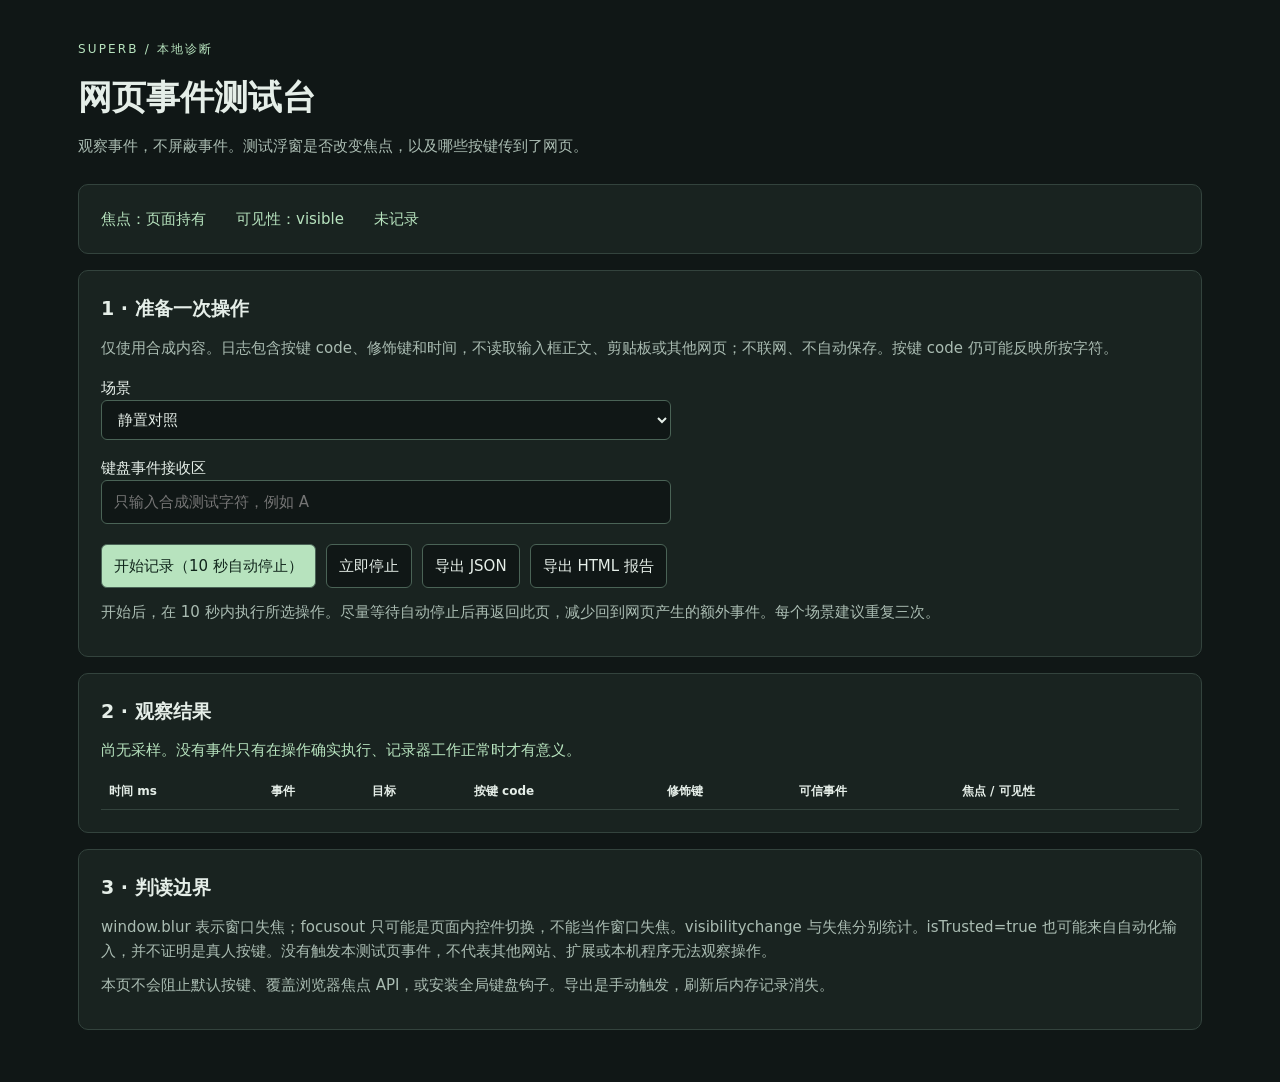
<file: tools/event-probe/index.html>
<!doctype html>
<html lang="zh-CN"><head><meta charset="utf-8"><meta name="viewport" content="width=device-width,initial-scale=1">
<meta http-equiv="Content-Security-Policy" content="default-src 'none'; script-src 'self'; style-src 'self'; connect-src 'none'; img-src 'none'; object-src 'none'; base-uri 'none'; form-action 'none'">
<title>Superb Event Probe</title><link rel="stylesheet" href="style.css"><script defer src="probe.js"></script></head>
<body><main><header><span class="eyebrow">SUPERB / 本地诊断</span><h1>网页事件测试台</h1><p>观察事件，不屏蔽事件。测试浮窗是否改变焦点，以及哪些按键传到了网页。</p></header>
<section class="status"><span id="focus">焦点：—</span><span id="visibility">可见性：—</span><span id="recording">未记录</span></section>
<section><h2>1 · 准备一次操作</h2><p>仅使用合成内容。日志包含按键 code、修饰键和时间，不读取输入框正文、剪贴板或其他网页；不联网、不自动保存。按键 code 仍可能反映所按字符。</p>
<label for="scenario">场景</label><select id="scenario"><option>静置对照</option><option>显示浮窗</option><option>点击浮窗正文</option><option>浮窗滚轮翻页</option><option>Ctrl+Alt+3 显示/收起</option><option>Ctrl+Alt+8 向下翻页</option><option>Ctrl+Alt+9 向上翻页</option><option>独占 F6 显示/收起</option><option>独占 F7 向下翻页</option><option>独占 F8 向上翻页</option><option>长按独占键（只触发一次）</option><option>关闭独占后 F8 透传</option><option>Shift+F8 普通组合透传</option><option>AI Coding 场景发起</option><option>算法题场景发起</option><option>通用问答场景发起</option><option>场景独占键改绑</option><option>场景普通组合键改绑</option><option>禁用场景发起键</option><option>阅读键改绑</option><option>点击浮窗设置（失焦对照）</option><option>切换标签（隐藏对照）</option></select>
<label for="pad">键盘事件接收区</label><input id="pad" autocomplete="off" spellcheck="false" placeholder="只输入合成测试字符，例如 A">
<div class="buttons"><button id="start">开始记录（10 秒自动停止）</button><button id="stop">立即停止</button><button id="json">导出 JSON</button><button id="report">导出 HTML 报告</button></div>
<p id="instruction">开始后，在 10 秒内执行所选操作。尽量等待自动停止后再返回此页，减少回到网页产生的额外事件。每个场景建议重复三次。</p></section>
<section><h2>2 · 观察结果</h2><div id="summary" aria-live="polite">尚无采样。没有事件只有在操作确实执行、记录器工作正常时才有意义。</div><div class="table"><table><thead><tr><th>时间 ms</th><th>事件</th><th>目标</th><th>按键 code</th><th>修饰键</th><th>可信事件</th><th>焦点 / 可见性</th></tr></thead><tbody id="events"></tbody></table></div></section>
<section><h2>3 · 判读边界</h2><p>window.blur 表示窗口失焦；focusout 只可能是页面内控件切换，不能当作窗口失焦。visibilitychange 与失焦分别统计。isTrusted=true 也可能来自自动化输入，并不证明是真人按键。没有触发本测试页事件，不代表其他网站、扩展或本机程序无法观察操作。</p><p>本页不会阻止默认按键、覆盖浏览器焦点 API，或安装全局键盘钩子。导出是手动触发，刷新后内存记录消失。</p></section></main></body></html>
</file>
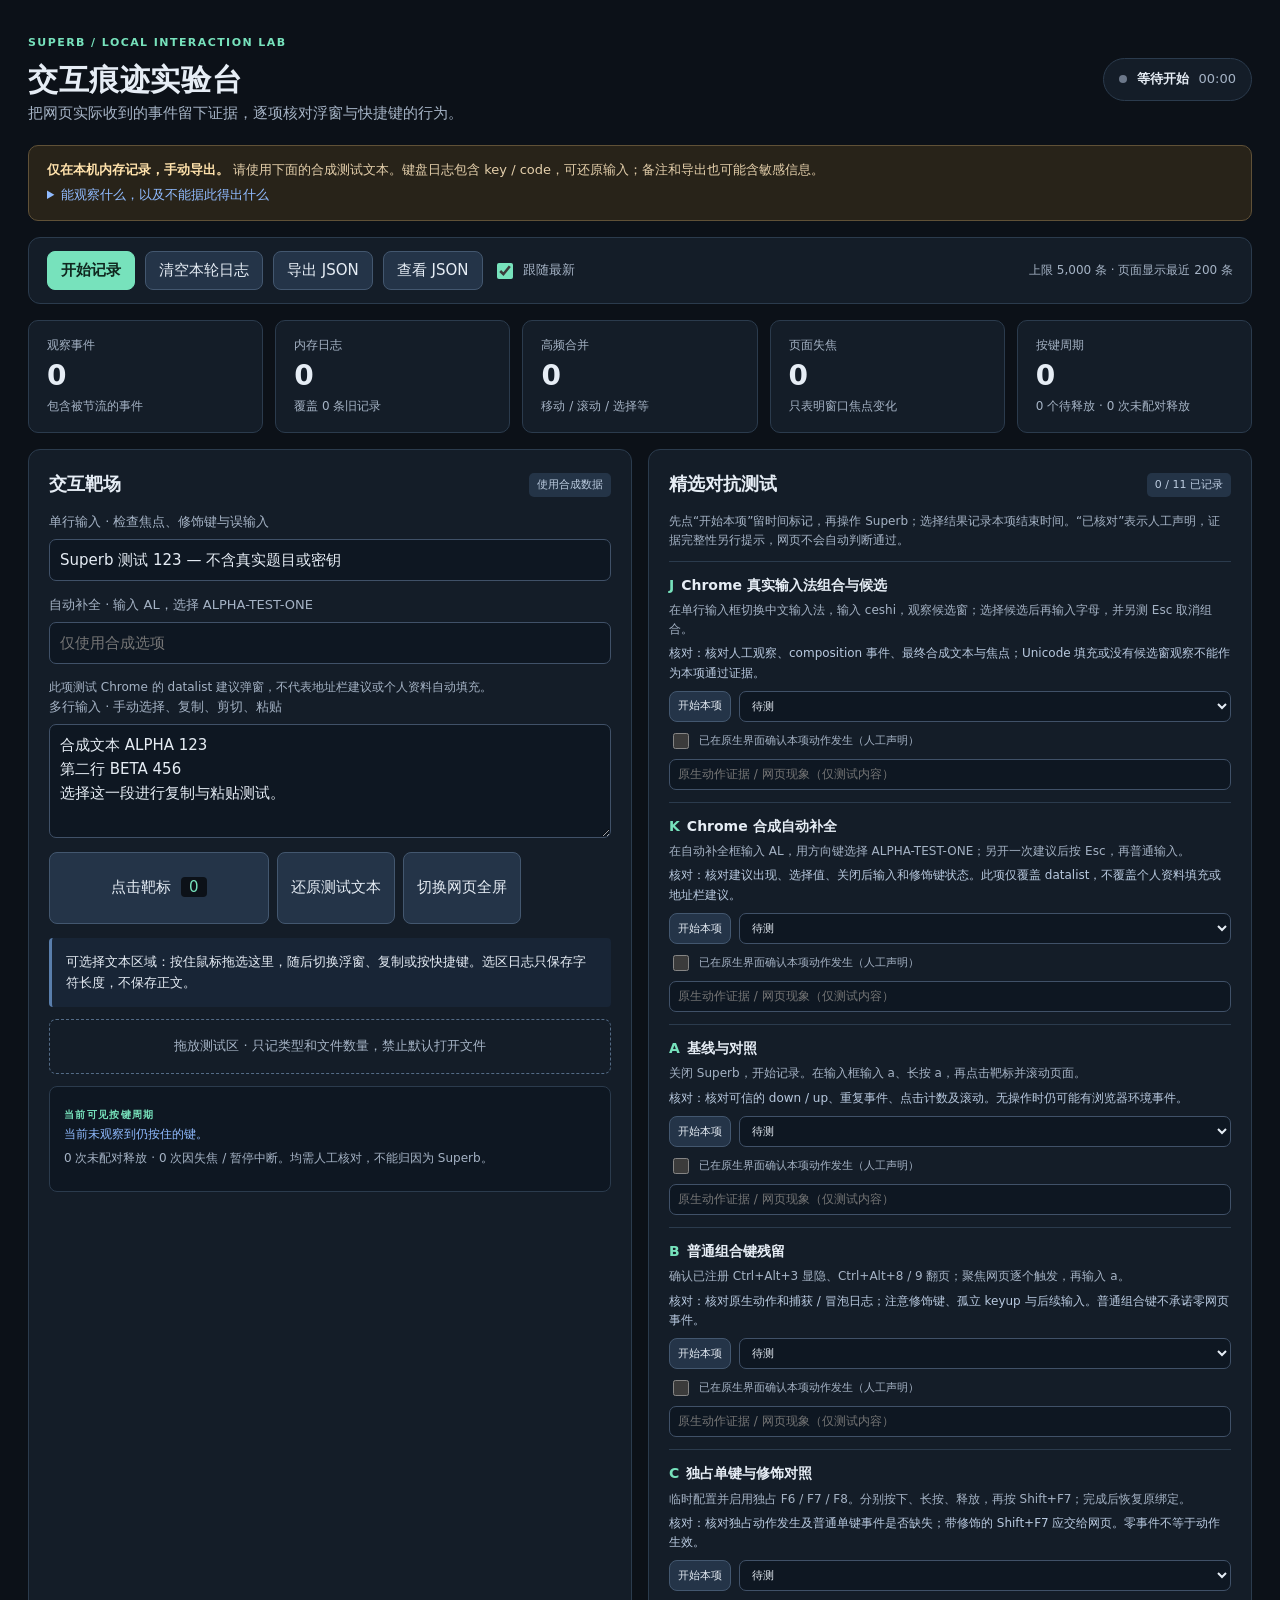
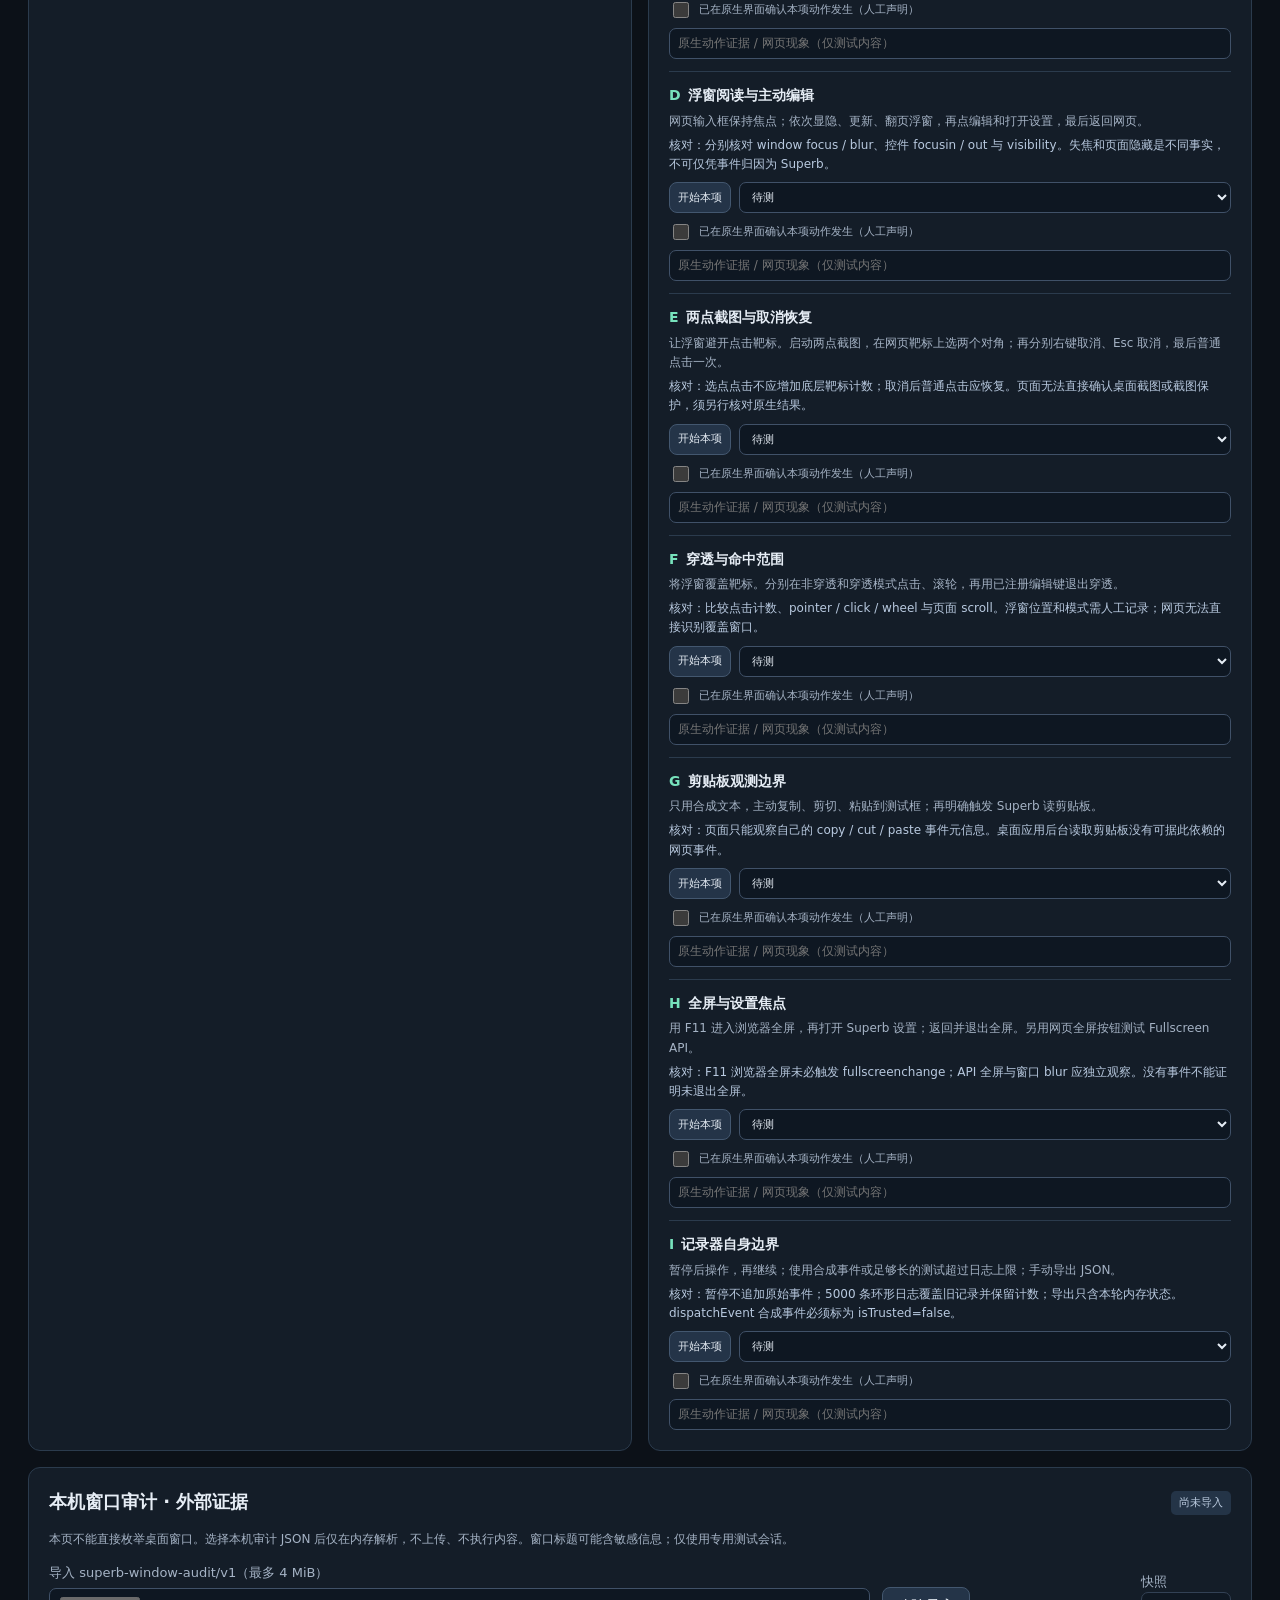
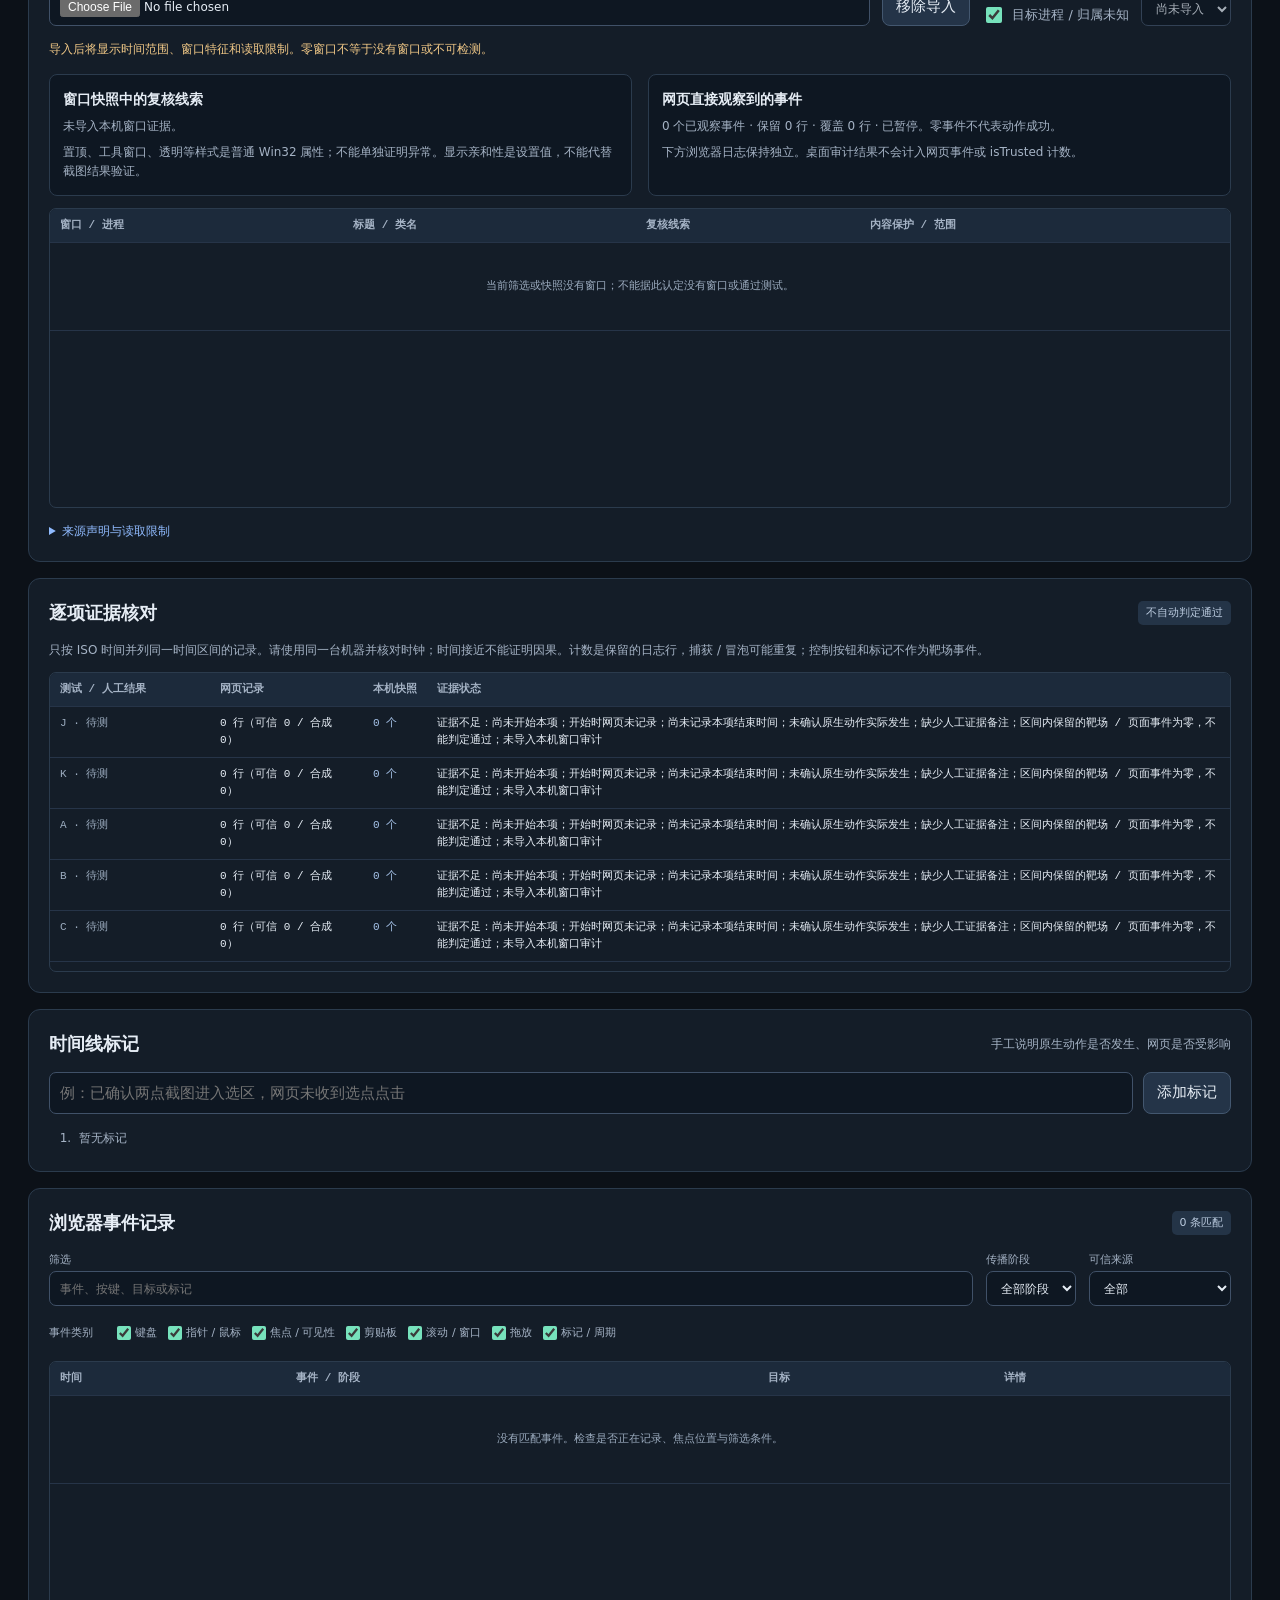
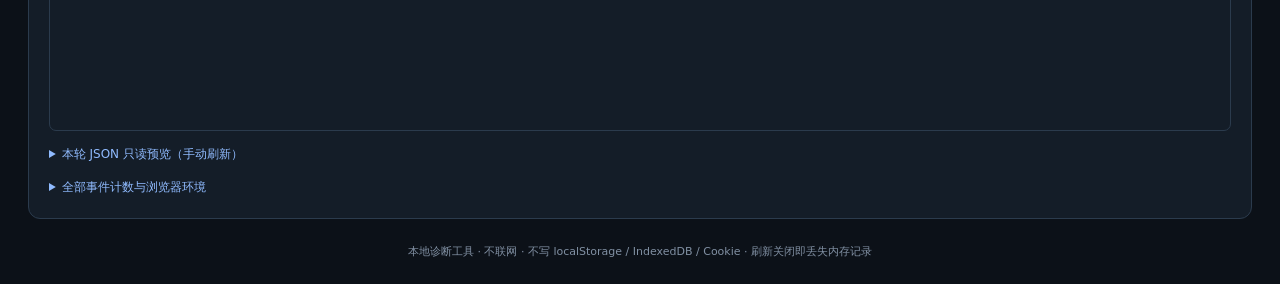
<file: tools/interaction-probe/index.html>
<!doctype html>
<html lang="zh-CN">
<head>
  <meta charset="utf-8">
  <meta name="viewport" content="width=device-width, initial-scale=1">
  <meta http-equiv="Content-Security-Policy" content="default-src 'none'; script-src 'self'; style-src 'self'; img-src 'self' data:; connect-src 'none'; object-src 'none'; base-uri 'none'; form-action 'none'">
  <title>Superb · 交互痕迹实验台</title>
  <link rel="stylesheet" href="probe.css">
  <script src="core.js" defer></script>
  <script src="audit.js" defer></script>
  <script src="probe.js" defer></script>
</head>
<body>
<header class="masthead">
  <div><p class="eyebrow">SUPERB / LOCAL INTERACTION LAB</p><h1>交互痕迹实验台</h1><p class="muted">把网页实际收到的事件留下证据，逐项核对浮窗与快捷键的行为。</p></div>
  <div class="session-state"><span id="recording-dot" class="dot"></span><strong id="recording-state">等待开始</strong><span id="elapsed">00:00</span></div>
</header>
<main>
  <section class="notice" aria-label="隐私与观测边界">
    <strong>仅在本机内存记录，手动导出。</strong> 请使用下面的合成测试文本。键盘日志包含 key / code，可还原输入；备注和导出也可能含敏感信息。
    <details><summary>能观察什么，以及不能据此得出什么</summary><p>网页自身只能观察当前页面收到的浏览器事件，不能枚举操作系统窗口或进程。可手动导入独立本机审计工具生成的 JSON；导入数据属于另一证据来源，不是网页直接检测结果。无法检测全局钩子、桌面截图内容或剪贴板在其他应用中的读取。失焦、缺失按键与事件为零均不能单独证明 Superb 的行为或不可检测性。每轮须同时确认原生动作实际发生；截图保护须独立检查采集结果。不会请求剪贴板读取、屏幕共享、摄像头或麦克风权限。</p></details>
  </section>
  <section class="toolbar panel" aria-label="记录控制">
    <button id="toggle-recording" class="primary">开始记录</button><button id="clear-log">清空本轮日志</button><button id="export-log">导出 JSON</button><button id="preview-json">查看 JSON</button>
    <label class="inline-check"><input id="auto-scroll" type="checkbox" checked> 跟随最新</label>
    <span class="muted small">上限 5,000 条 · 页面显示最近 200 条</span>
  </section>
  <section class="stats" aria-label="实时统计">
    <div class="stat"><span>观察事件</span><strong id="stat-observed">0</strong><small>包含被节流的事件</small></div>
    <div class="stat"><span>内存日志</span><strong id="stat-retained">0</strong><small id="stat-evicted">覆盖 0 条旧记录</small></div>
    <div class="stat"><span>高频合并</span><strong id="stat-throttled">0</strong><small>移动 / 滚动 / 选择等</small></div>
    <div class="stat"><span>页面失焦</span><strong id="stat-blur">0</strong><small>只表明窗口焦点变化</small></div>
    <div class="stat"><span>按键周期</span><strong id="stat-pairs">0</strong><small id="stat-pending">尚未观察到按下</small></div>
  </section>
  <div class="work-grid">
    <section class="panel testing-area" aria-labelledby="testing-title">
      <div class="section-title"><h2 id="testing-title">交互靶场</h2><span class="tag">使用合成数据</span></div>
      <label for="test-input">单行输入 · 检查焦点、修饰键与误输入</label><input id="test-input" autocomplete="off" spellcheck="false" value="Superb 测试 123 — 不含真实题目或密钥">
      <label for="test-autocomplete">自动补全 · 输入 AL，选择 ALPHA-TEST-ONE</label><input id="test-autocomplete" list="synthetic-suggestions" autocomplete="off" spellcheck="false" placeholder="仅使用合成选项">
      <datalist id="synthetic-suggestions"><option value="ALPHA-TEST-ONE"></option><option value="ALPHA-TEST-TWO"></option><option value="BETA-TEST-THREE"></option></datalist>
      <p class="muted small">此项测试 Chrome 的 datalist 建议弹窗，不代表地址栏建议或个人资料自动填充。</p>
      <label for="test-textarea">多行输入 · 手动选择、复制、剪切、粘贴</label><textarea id="test-textarea" rows="4" spellcheck="false">合成文本 ALPHA 123
第二行 BETA 456
选择这一段进行复制与粘贴测试。</textarea>
      <div class="target-actions"><button id="click-target">点击靶标 <span id="click-count">0</span></button><button id="reset-input">还原测试文本</button><button id="fullscreen-toggle">切换网页全屏</button></div>
      <div id="selection-target" class="selection-target" tabindex="0">可选择文本区域：按住鼠标拖选这里，随后切换浮窗、复制或按快捷键。选区日志只保存字符长度，不保存正文。</div>
      <div id="drop-target" class="drop-target" tabindex="0">拖放测试区 · 只记类型和文件数量，禁止默认打开文件</div>
      <div class="key-monitor"><span class="eyebrow">当前可见按键周期</span><p id="key-state">开始记录后，在测试输入框按键。</p><p id="cycle-warning" class="muted small">长按、切换窗口及操作系统保留键可能造成周期不完整，提示仅供人工核对。</p></div>
    </section>
    <section class="panel cases-panel" aria-labelledby="cases-title">
      <div class="section-title"><h2 id="cases-title">精选对抗测试</h2><span id="case-progress" class="tag">0 / 0 已记录</span></div>
      <p class="muted small">先点“开始本项”留时间标记，再操作 Superb；选择结果记录本项结束时间。“已核对”表示人工声明，证据完整性另行提示，网页不会自动判断通过。</p>
      <div id="test-cases"></div>
    </section>
  </div>
  <section class="panel audit-panel" aria-labelledby="audit-title">
    <div class="section-title"><h2 id="audit-title">本机窗口审计 · 外部证据</h2><span id="audit-state" class="tag">尚未导入</span></div>
    <p class="muted small">本页不能直接枚举桌面窗口。选择本机审计 JSON 后仅在内存解析，不上传、不执行内容。窗口标题可能含敏感信息；仅使用专用测试会话。</p>
    <div class="audit-controls"><label for="audit-file">导入 superb-window-audit/v1（最多 4 MiB）<input id="audit-file" type="file" accept="application/json,.json"></label><button id="audit-clear">移除导入</button><label class="inline-check"><input id="audit-target-only" type="checkbox" checked> 目标进程 / 归属未知</label><label for="audit-snapshot">快照<select id="audit-snapshot" disabled><option>尚未导入</option></select></label></div>
    <p id="audit-message" class="audit-message small" role="status">导入后将显示时间范围、窗口特征和读取限制。零窗口不等于没有窗口或不可检测。</p>
    <div class="evidence-columns">
      <div><h3>窗口快照中的复核线索</h3><p id="audit-summary" class="muted small">未导入本机窗口证据。</p><p class="muted small">置顶、工具窗口、透明等样式是普通 Win32 属性；不能单独证明异常。显示亲和性是设置值，不能代替截图结果验证。</p></div>
      <div><h3>网页直接观察到的事件</h3><p id="browser-evidence-summary" class="muted small">尚未记录。</p><p class="muted small">下方浏览器日志保持独立。桌面审计结果不会计入网页事件或 isTrusted 计数。</p></div>
    </div>
    <div id="audit-viewport" class="table-viewport audit-viewport" tabindex="0" aria-label="本机窗口快照，可滚动"><table><thead><tr><th>窗口 / 进程</th><th>标题 / 类名</th><th>复核线索</th><th>内容保护 / 范围</th></tr></thead><tbody id="audit-windows"><tr><td colspan="4" class="empty">手动导入本机审计 JSON 后查看。</td></tr></tbody></table></div>
    <details class="counts-details"><summary>来源声明与读取限制</summary><pre id="audit-source">未导入</pre></details>
  </section>
  <section class="panel correlation-panel" aria-labelledby="correlation-title">
    <div class="section-title"><h2 id="correlation-title">逐项证据核对</h2><span class="tag">不自动判定通过</span></div>
    <p class="muted small">只按 ISO 时间并列同一时间区间的记录。请使用同一台机器并核对时钟；时间接近不能证明因果。计数是保留的日志行，捕获 / 冒泡可能重复；控制按钮和标记不作为靶场事件。</p>
    <div id="correlation-viewport" class="table-viewport correlation-viewport" tabindex="0" aria-label="逐项证据核对，可滚动"><table><thead><tr><th>测试 / 人工结果</th><th>网页记录</th><th>本机快照</th><th>证据状态</th></tr></thead><tbody id="correlation-rows"></tbody></table></div>
  </section>
  <section class="panel timeline-panel" aria-labelledby="timeline-title">
    <div class="section-title"><h2 id="timeline-title">时间线标记</h2><span class="muted small">手工说明原生动作是否发生、网页是否受影响</span></div>
    <div class="mark-form"><input id="marker-note" maxlength="500" placeholder="例：已确认两点截图进入选区，网页未收到选点点击" aria-label="本轮标记备注"><button id="add-marker">添加标记</button></div>
    <ol id="markers"><li class="muted">暂无标记</li></ol>
  </section>
  <section class="panel log-panel" aria-labelledby="log-title">
    <div class="section-title"><h2 id="log-title">浏览器事件记录</h2><span id="filter-summary" class="tag">0 条匹配</span></div>
    <div class="filters">
      <label>筛选 <input id="search-filter" type="search" placeholder="事件、按键、目标或标记"></label>
      <label>传播阶段 <select id="phase-filter"><option value="all">全部阶段</option><option value="capture">捕获</option><option value="bubble">冒泡</option><option value="observe">其他观测</option></select></label>
      <label>可信来源 <select id="trust-filter"><option value="all">全部</option><option value="true">isTrusted = true</option><option value="false">isTrusted = false</option></select></label>
      <fieldset id="category-filters"><legend>事件类别</legend></fieldset>
    </div>
    <div id="log-viewport" class="table-viewport" tabindex="0" aria-label="事件日志，可滚动"><table><thead><tr><th>时间</th><th>事件 / 阶段</th><th>目标</th><th>详情</th></tr></thead><tbody id="event-log"><tr><td colspan="4" class="empty">点击“开始记录”，再在靶场进行操作。</td></tr></tbody></table></div>
    <details id="json-details" class="counts-details"><summary>本轮 JSON 只读预览（手动刷新）</summary><p class="muted small">点击顶部“查看 JSON”更新；此处不自动刷新或保存。</p><textarea id="json-preview" readonly rows="12" spellcheck="false" aria-label="本轮 JSON 只读预览"></textarea></details>
    <details class="counts-details"><summary>全部事件计数与浏览器环境</summary><pre id="environment"></pre><div id="event-counts" class="event-counts"></div></details>
  </section>
</main>
<footer>本地诊断工具 · 不联网 · 不写 localStorage / IndexedDB / Cookie · 刷新关闭即丢失内存记录</footer>
</body>
</html>
</file>
<file: tools/event-probe/style.css>
:root{color-scheme:dark;font:15px/1.6 system-ui,"Microsoft YaHei",sans-serif;background:#101716;color:#e5eee8}*{box-sizing:border-box}body{margin:0}main{max-width:1180px;margin:auto;padding:36px 28px}header{margin-bottom:26px}.eyebrow{letter-spacing:.18em;color:#b7e3be;font-size:12px}h1{font-size:34px;margin:10px 0}h2{font-size:19px;margin:0 0 12px}p{color:#aabcb2;margin:10px 0}section{padding:22px;background:#192320;border:1px solid #33433d;border-radius:10px;margin:16px 0}.status{display:flex;gap:30px;flex-wrap:wrap;color:#b7e3be}label{display:block;margin-top:16px}input,select,button{font:inherit;border:1px solid #4a6356;border-radius:6px;padding:9px 12px;background:#101716;color:#e5eee8}input,select{width:min(100%,570px);display:block}button{cursor:pointer}button:hover{border-color:#b7e3be}#start{background:#b7e3be;color:#10251b}.buttons{display:flex;gap:10px;flex-wrap:wrap;margin:20px 0 12px}.table{overflow:auto;max-height:340px}table{border-collapse:collapse;width:100%;font-size:12px}th,td{text-align:left;padding:8px;border-bottom:1px solid #33433d;white-space:nowrap}th{position:sticky;top:0;background:#192320}#summary{margin:12px 0;color:#b7e3be}button:focus-visible,input:focus-visible,select:focus-visible{outline:2px solid #b7e3be;outline-offset:3px}
</file>
<file: tools/interaction-probe/probe.css>
:root{color-scheme:dark;--bg:#0c1118;--panel:#141d28;--panel2:#1a2634;--line:#2b3b4d;--text:#e6edf5;--muted:#a5b3c5;--accent:#77e2bc;--accent-dark:#143f35;--warn:#f2c987;--blue:#90bbff;font:15px/1.6 system-ui,"Segoe UI","Microsoft YaHei",sans-serif}*{box-sizing:border-box}body{margin:0;background:var(--bg);color:var(--text)}button,input,textarea,select{font:inherit}button{cursor:pointer;border:1px solid #43576f;background:#243448;color:var(--text);border-radius:8px;padding:8px 13px;line-height:1.4;min-height:39px}button:hover{background:#304761;border-color:var(--blue)}button:focus-visible,input:focus-visible,textarea:focus-visible,select:focus-visible,[tabindex]:focus-visible,summary:focus-visible{outline:3px solid var(--accent);outline-offset:3px}button.primary{background:var(--accent);border-color:var(--accent);color:#10271f;font-weight:700}button:disabled{opacity:.5;cursor:not-allowed}input:not([type=checkbox]),textarea,select{background:#0e1722;border:1px solid #405168;color:var(--text);border-radius:7px;padding:8px 10px;min-width:0}textarea{resize:vertical}input[type=checkbox]{accent-color:var(--accent);width:16px;height:16px}label{display:block;font-size:13px;color:var(--muted)}h1,h2,h3,p{margin:0}h1{font-size:30px;letter-spacing:.02em;line-height:1.4}h2{font-size:18px}h3{font-size:14px}.masthead{max-width:1500px;margin:auto;padding:34px 28px 20px;display:flex;justify-content:space-between;gap:24px;align-items:center}.eyebrow{font-size:11px;font-weight:700;letter-spacing:.13em;color:var(--accent);margin-bottom:7px}.muted{color:var(--muted)}.small{font-size:12px}.session-state{display:flex;gap:10px;align-items:center;white-space:nowrap;background:var(--panel);border:1px solid var(--line);padding:10px 15px;border-radius:24px;font-size:13px}.dot{height:8px;width:8px;background:#6c788a;border-radius:50%;display:inline-block}.dot.active{background:var(--accent);box-shadow:0 0 12px #77e2bc55}#elapsed{font-variant-numeric:tabular-nums;color:var(--muted)}main{max-width:1500px;margin:auto;padding:0 28px}.notice{border:1px solid #605137;background:#282319;color:#e4cfab;padding:14px 18px;border-radius:10px;font-size:13px;margin-bottom:16px}.notice strong{color:#ffe2ac}.notice details{margin-top:5px}summary{cursor:pointer;color:var(--blue)}details p{margin-top:8px}.panel{background:var(--panel);border:1px solid var(--line);border-radius:12px;padding:20px}.toolbar{display:flex;gap:10px;align-items:center;flex-wrap:wrap;padding:13px 18px}.inline-check{display:flex;align-items:center;gap:7px}.toolbar .small{margin-left:auto}.stats{display:grid;grid-template-columns:repeat(5,minmax(0,1fr));gap:12px;margin:16px 0}.stat{background:var(--panel);border:1px solid var(--line);border-radius:10px;padding:15px 18px}.stat span,.stat small{display:block;color:var(--muted);font-size:12px}.stat strong{display:block;font-size:28px;line-height:1.5;font-variant-numeric:tabular-nums}.stat small{min-height:20px}.work-grid{display:grid;grid-template-columns:minmax(0,1fr) minmax(0,1fr);gap:16px}.section-title{display:flex;align-items:center;justify-content:space-between;gap:10px;margin-bottom:13px}.tag{background:#243447;border-radius:5px;padding:3px 8px;color:#bccce0;font-size:11px;white-space:nowrap}.testing-area>input,.testing-area>textarea{width:100%;display:block;margin:6px 0 14px}.target-actions{display:flex;gap:8px;flex-wrap:wrap;margin:3px 0 14px}#click-count{background:#0c1118;color:var(--accent);border-radius:4px;padding:1px 8px;margin-left:5px;font-variant-numeric:tabular-nums}.selection-target{padding:14px;border-left:3px solid #597eac;background:#182536;font-size:13px;border-radius:4px}.drop-target{margin:12px 0;padding:16px;border:1px dashed #536b86;border-radius:7px;color:var(--muted);font-size:13px;text-align:center}.drop-target.over{border-color:var(--accent);background:var(--accent-dark)}.key-monitor{padding:14px;border:1px solid var(--line);border-radius:8px;background:#0e1722;min-height:106px}.key-monitor .eyebrow{font-size:10px}.key-monitor p{font-size:12px;overflow-wrap:anywhere}#key-state{color:var(--blue);margin-bottom:5px}#cycle-warning.warning{color:var(--warn)}.cases-panel>.small{margin-bottom:10px}.test-case{border-top:1px solid var(--line);padding:12px 0}.test-case:last-child{padding-bottom:0}.case-heading{display:flex;align-items:center;justify-content:space-between;gap:10px}.case-heading .case-number{color:var(--accent);margin-right:7px;font-variant-numeric:tabular-nums}.case-instruction,.case-expectation{font-size:12px;margin-top:5px;color:var(--muted)}.case-expectation{color:#b8c9df}.case-tools{display:flex;gap:8px;margin-top:8px;align-items:center}.case-tools button,.case-tools select{font-size:11px;padding:5px 8px;min-height:31px}.case-tools select{flex:1}.case-note{width:100%;margin-top:7px;font-size:12px!important;padding:5px 8px!important}.timeline-panel,.log-panel{margin-top:16px}.mark-form{display:flex;gap:10px}.mark-form input{flex:1}#markers{max-height:180px;overflow:auto;margin:12px 0 0;padding-left:26px;font-size:12px;color:var(--muted)}#markers li{padding:3px 4px;overflow-wrap:anywhere}.filters{display:flex;gap:13px;align-items:flex-end;flex-wrap:wrap;margin-bottom:14px}.filters label{font-size:11px}.filters input,.filters select{display:block;margin-top:3px;font-size:12px;height:35px}.filters label:first-child{flex:1;min-width:180px}.filters input[type=search]{width:100%}.filters fieldset{border:0;margin:0;padding:0;display:flex;gap:11px;flex-wrap:wrap;flex-basis:100%}.filters legend{float:left;margin-right:13px;font-size:11px;color:var(--muted);padding:0;line-height:28px}.filters fieldset label{display:flex;align-items:center;gap:4px;line-height:28px}.filters fieldset input{margin:0;height:14px;width:14px}.table-viewport{height:370px;overflow:auto;border:1px solid var(--line);border-radius:7px}table{border-collapse:collapse;width:100%;font-size:11px;line-height:1.55;font-family:ui-monospace,Consolas,"Microsoft YaHei",monospace}th{text-align:left;background:#1c2a3b;color:var(--muted);position:sticky;top:0;z-index:1;white-space:nowrap}td,th{padding:8px 10px;border-bottom:1px solid #263448;vertical-align:top}td:first-child{white-space:nowrap;color:#9cacbf}td:nth-child(2){min-width:142px}td:nth-child(3){max-width:220px;overflow-wrap:anywhere;color:#a6c3e9}td:last-child{overflow-wrap:anywhere;min-width:230px}tr[data-category=marker] td{color:var(--accent);background:#15352988}tr[data-category=focus] td{background:#2e254088}tr[data-category=keyboard] td:nth-child(2){color:var(--blue)}.phase{font-size:10px;color:var(--muted)}.empty{text-align:center;color:var(--muted);padding:35px}.counts-details{margin-top:14px;font-size:12px}pre{white-space:pre-wrap;overflow-wrap:anywhere;color:var(--muted);font-size:11px}.event-counts{display:flex;gap:5px 12px;flex-wrap:wrap;color:var(--muted);font-size:11px}footer{padding:24px 20px;text-align:center;color:#8190a3;font-size:11px}@media(max-width:1000px){.work-grid{grid-template-columns:1fr}.stats{grid-template-columns:repeat(3,1fr)}.stat:nth-child(4),.stat:nth-child(5){grid-column:span 1}.masthead{align-items:flex-start}h1{font-size:26px}}@media(max-width:600px){main{padding:0 13px}.masthead{padding:23px 15px 17px;flex-direction:column;gap:13px}.panel{padding:15px}.stats{gap:8px;grid-template-columns:repeat(2,1fr)}.stats .stat:last-child{grid-column:span 2}.stat{padding:11px 13px}.stat strong{font-size:24px}.toolbar .small{margin-left:0}.mark-form{flex-wrap:wrap}.mark-form input{flex-basis:100%}.section-title{align-items:flex-start;flex-wrap:wrap}.case-heading{align-items:flex-start}.filters label:first-child{flex-basis:100%}.filters label{flex:1}.table-viewport{height:350px}h1{font-size:25px}}

#json-preview{width:100%;font:11px/1.5 ui-monospace,Consolas,monospace;margin-top:10px;max-height:400px}.stat small{overflow-wrap:anywhere}
#click-target{min-width:220px;min-height:72px}
.audit-panel,.correlation-panel{margin-top:16px}.audit-controls{display:flex;align-items:flex-end;flex-wrap:wrap;gap:12px;margin:14px 0}.audit-controls>label:first-child{flex:1;min-width:240px}.audit-controls input[type=file]{display:block;width:100%;margin-top:4px;font-size:12px}.audit-controls select{display:block;max-width:440px;font-size:12px}.audit-message{color:var(--warn);overflow-wrap:anywhere;margin-bottom:14px}.evidence-columns{display:grid;grid-template-columns:1fr 1fr;gap:16px;margin:12px 0}.evidence-columns>div{padding:13px;border:1px solid var(--line);border-radius:8px;background:#0e1722}.evidence-columns h3{margin-bottom:7px}.evidence-columns p+p{margin-top:7px}.audit-viewport{height:300px}.correlation-viewport{height:300px;margin-top:12px}.native-confirm{margin-top:8px;font-size:11px}.native-confirm input{flex-shrink:0}.case-number{color:var(--accent);margin-right:7px}#audit-source{max-height:220px;overflow:auto}.audit-viewport td:first-child,.correlation-viewport td:first-child{white-space:normal;min-width:160px}.audit-viewport td:nth-child(3){min-width:130px}.correlation-viewport td:last-child{min-width:280px}@media(max-width:700px){.evidence-columns{grid-template-columns:1fr}.audit-controls{align-items:stretch}.audit-controls select{max-width:100%;width:100%}.audit-controls>label:last-child{width:100%}}
</file>
